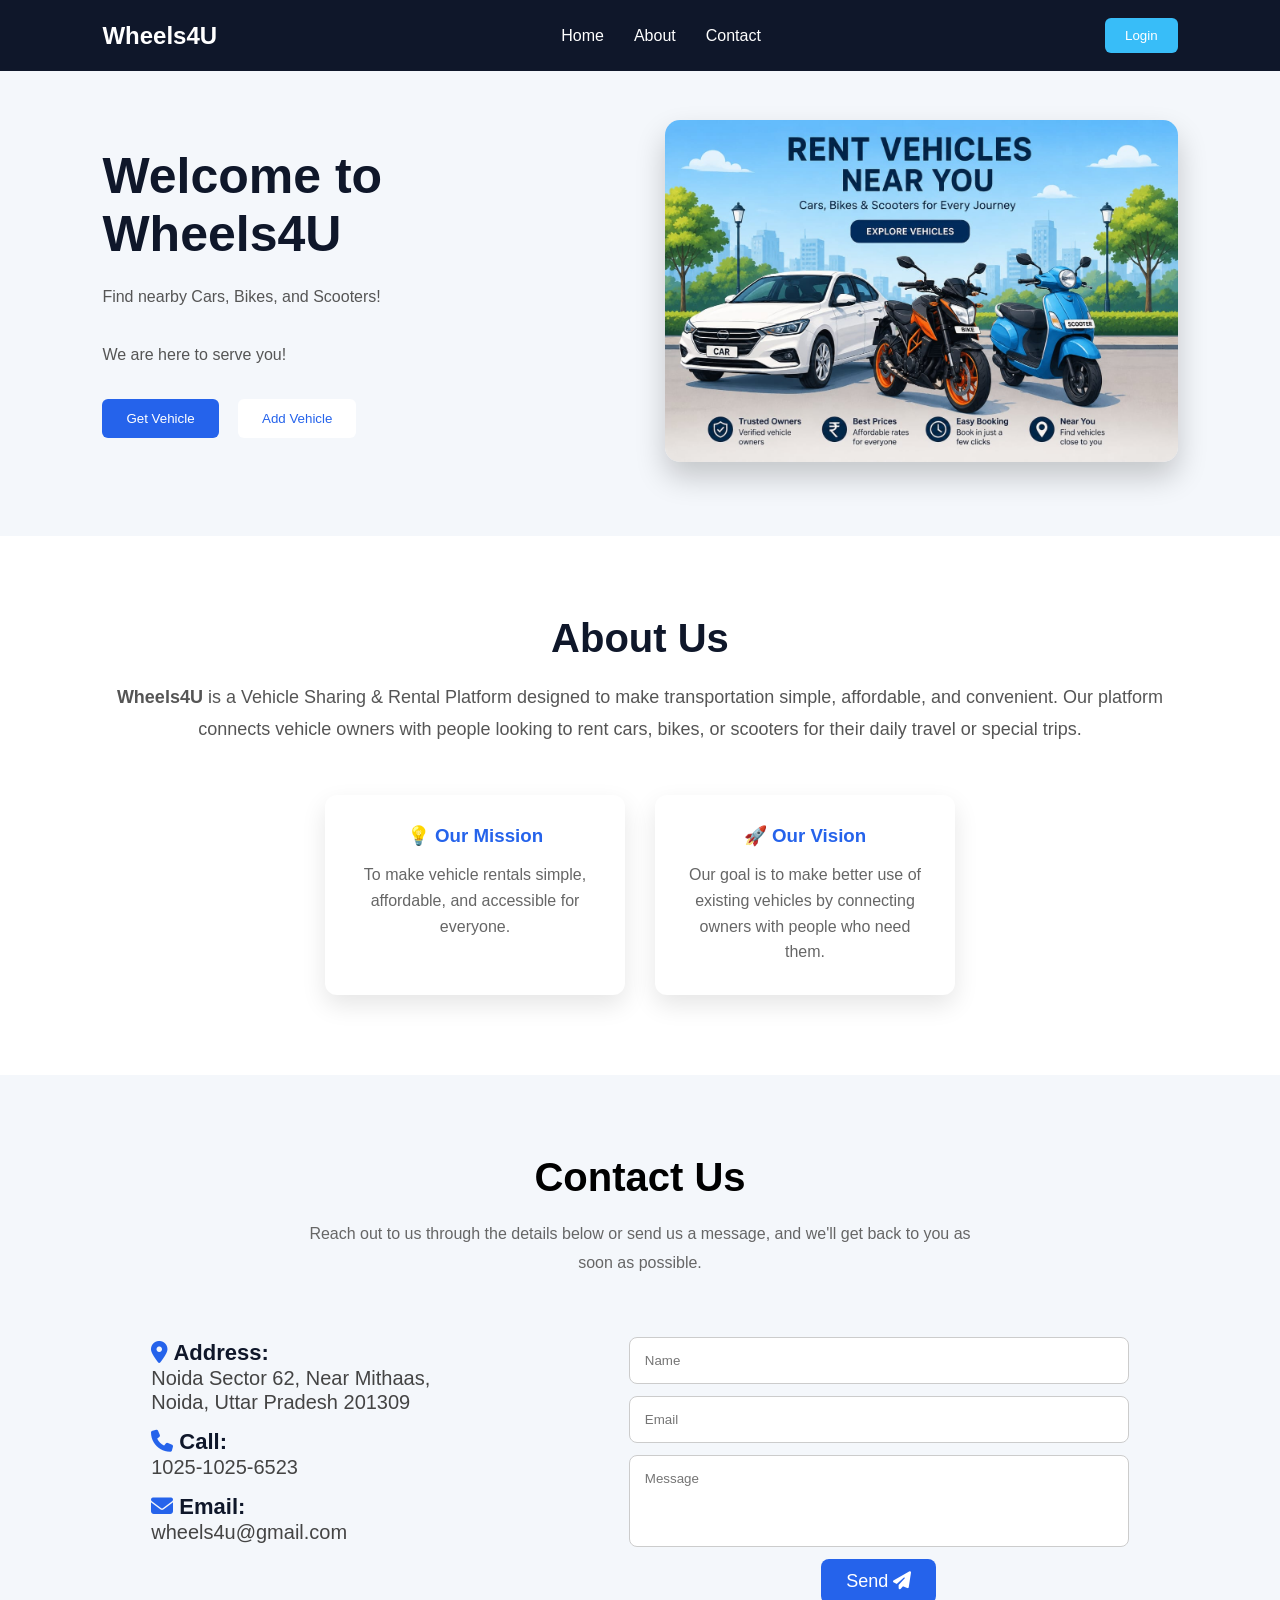
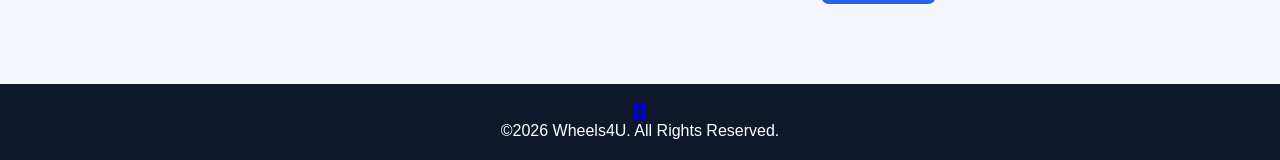
<file: index.html>
<!DOCTYPE html>
<html lang="en">
<head>
    <meta charset="UTF-8">
    <meta name="viewport" content="width=device-width, initial-scale=1.0">
    <title>Wheels4U</title>
    <link rel="stylesheet" href="css/style.css">
    <link rel="stylesheet" href="https://cdnjs.cloudflare.com/ajax/libs/font-awesome/6.5.2/css/all.min.css">
</head>
<body>
<header>
    <nav class="navbar">
        <h2 class="logo">Wheels4U</h2>

        <ul class="nav-links">
            <li><a href="#home">Home</a></li> 
            <li><a href="#about">About</a></li>
            <li><a href="#contact">Contact</a></li>
         </ul>
        
        <button class="btn" id="loginBtn">Login</button>
    </nav>
</header>

<section class="hero" id="home">
    <div class="hero-text">
        <h1>Welcome to Wheels4U</h1>
        <p>Find nearby Cars, Bikes, and Scooters!<br><br>We are here to serve you! 
        </p>
        <div class="buttons">
            <button class="primary" id="getVehicleBtn">Get Vehicle</button>
            <button class="secondary" id="addVehicleBtn">Add Vehicle</button>
        </div>

        </div>
        <div class="hero-image">
            <img src="images/Hero-Section.jpeg" alt="Wheels4U">
    </div>
</section>

<section class="about" id="about">
    <div class="about-container">
        <h2>About Us</h2>

        <p class="about-text">
            <strong>Wheels4U</strong> is a Vehicle Sharing & Rental Platform
            designed to make transportation simple, affordable, and convenient.
            Our platform connects vehicle owners with people looking to rent
            cars, bikes, or scooters for their daily travel or special trips.
        </p>
        <div class="about-cards">

            <div class="about-card">
                <h3>💡 Our Mission</h3>
                <p>To make vehicle rentals simple, affordable, and accessible for everyone.</p>
            </div>

            <div class="about-card">
                <h3>🚀 Our Vision</h3>
                <p>Our goal is to make better use of existing vehicles by connecting owners with people who need them.</p>
            </div>

        </div>


    </div>

</section>

<section class="contact" id="contact">
    <h2>Contact Us</h2>
    <p class="contact-text">
        Reach out to us through the details below or send us a message, and we'll get back to you
        as soon as possible.    
    </p>    
    <div class="contact-container">
        <div class="contact-details">
            <div class="contact-info">
                <h4><i class="fa-solid fa-location-dot"></i> Address:</h4>
                <p>Noida Sector 62, Near Mithaas,<br>Noida, Uttar Pradesh 201309</p>
            </div>
            <div class="contact-info">
                <h4><i class="fa-solid fa-phone"></i> Call:</h4>
                <p>1025-1025-6523</p>
            </div>
            <div class="contact-info">
                <h4><i class="fa-solid fa-envelope"></i> Email:</h4>
                <p>wheels4u@gmail.com</p>
            </div>
        </div>
        <div class="contact-form">
            <form>
                <input type="text" placeholder="Name">
                <input type="email" placeholder="Email">
                <textarea rows="4" placeholder="Message"></textarea>
                <button>Send <i class="fa-solid fa-paper-plane"></i></button>
            </form>
        </div>
    </div>
</section>

<footer>
    <div class="footer-content">
        <div class="social">
            <a href="#"><i class="fa-solid fa-facebook"></i></a>
        </div>

        <p>&copy;2026 Wheels4U. All Rights Reserved.</p>
    </div>    
</footer>
<script src="js/auth.js"></script>
<script src="js/home.js"></script>
</body>
</html>
</file>
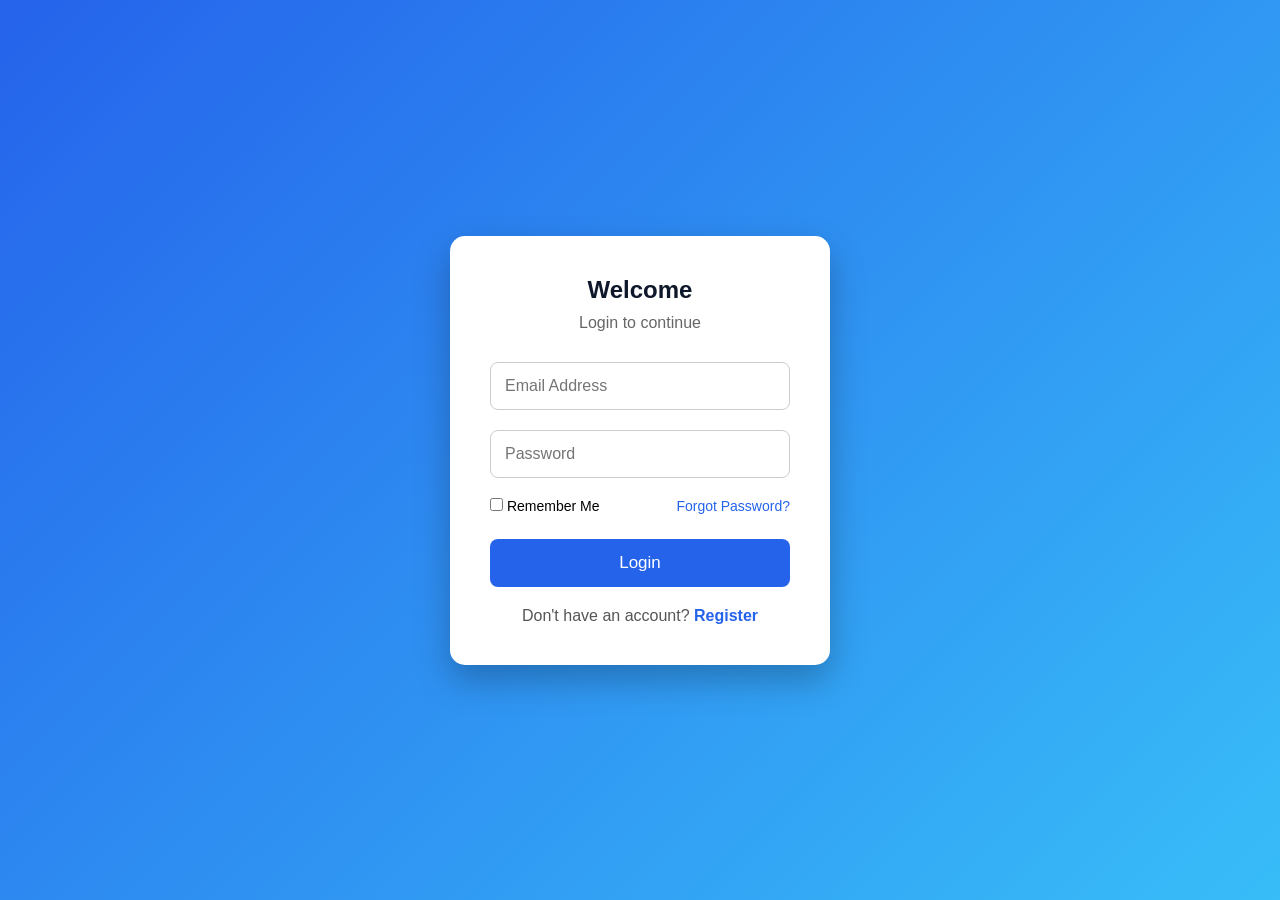
<file: dashboard.html>
<!DOCTYPE html>
<html lang="en">

<head>
    <meta charset="UTF-8">
    <meta name="viewport" content="width=device-width, initial-scale=1.0">

    <title>Dashboard - Wheels4U</title>

    <link rel="stylesheet" href="css/dashboard.css">

    <link rel="stylesheet"
        href="https://cdnjs.cloudflare.com/ajax/libs/font-awesome/6.5.2/css/all.min.css">
</head>

<body>

<header>

    <nav class="navbar">

        <a class="logo" href="index.html">
            Wheels4U
        </a>

        <div class="nav-right">

            <span id="welcomeText" class="welcome-text"></span>

            <button class="btn-logout" id="logoutBtn">
                Logout
            </button>

        </div>

    </nav>

</header>


<main>

    <!-- ================= TABS ================= -->

    <div class="tabs">

        <button class="tab-btn active" data-tab="browse">
            Browse & Rent
        </button>

        <button class="tab-btn" data-tab="add">
            Add Vehicle
        </button>

        <button class="tab-btn" data-tab="myVehicles">
            My Vehicles
        </button>

        <button class="tab-btn" data-tab="myBookings">
            My Bookings
        </button>

        <button class="tab-btn" data-tab="bookingRequests">
            Requests <span id="requestsBadge" class="badge" style="display:none;">0</span>
        </button>

    </div>


    <!-- ================= BROWSE & RENT ================= -->

    <section class="tab-panel active" id="browse">

        <div class="panel-head">

            <h2>Search Vehicles</h2>

            <select id="filterType">

                <option value="all">
                    All Types
                </option>

                <option value="car">
                    Car
                </option>

                <option value="bike">
                    Bike
                </option>

                <option value="scooter">
                    Scooter
                </option>

            </select>

        </div>


        <!-- Search Form -->

        <div class="search-box">

            <!-- Location -->

            <div class="search-field location-field">

                <label>
                    <i class="fa-solid fa-location-dot"></i>
                    Location
                </label>

                <div class="location-input">

                    <input
                        type="text"
                        id="searchLocation"
                        placeholder="Enter area / city">

                    <button
                        type="button"
                        class="btn-current-location"
                        id="useMyLocationBtn">

                        <i class="fa-solid fa-location-crosshairs"></i>

                        Current Location

                    </button>

                </div>

                <small id="locationStatus"></small>

            </div>


            <!-- Pickup Date -->

            <div class="search-field">

                <label>
                    <i class="fa-solid fa-calendar-days"></i>
                    Pickup Date
                </label>

                <input
                    type="date"
                    id="searchFromDate">

            </div>


            <!-- Drop Date -->

            <div class="search-field">

                <label>
                    <i class="fa-solid fa-calendar-days"></i>
                    Drop Date
                </label>

                <input
                    type="date"
                    id="searchToDate">

            </div>


            <!-- Search Button -->

            <button
                type="button"
                class="btn-search"
                id="searchVehiclesBtn">

                <i class="fa-solid fa-magnifying-glass"></i>

                Search Vehicles

            </button>

        </div>


        <!-- Search Result Message -->

        <p id="searchMessage" class="search-message">
            Enter location and dates to search available vehicles.
        </p>


        <!-- Vehicle Results -->

        <div
            class="vehicle-grid"
            id="browseGrid">
        </div>


        <p
            class="empty-msg"
            id="browseEmpty"
            style="display:none;">

            No vehicles available for the selected location and dates.

        </p>

    </section>



    <!-- ================= ADD VEHICLE ================= -->

    <section class="tab-panel" id="add">

        <h2>List Your Vehicle</h2>

        <form
            id="addVehicleForm"
            class="vehicle-form">


            <div class="form-row">

                <div class="input-box">

                    <label>
                        Vehicle Type
                    </label>

                    <select id="vType" required>

                        <option value="" disabled selected>
                            Select type
                        </option>

                        <option value="car">
                            Car
                        </option>

                        <option value="bike">
                            Bike
                        </option>

                        <option value="scooter">
                            Scooter
                        </option>

                    </select>

                </div>


                <div class="input-box">

                    <label>
                        Vehicle Name
                    </label>

                    <input
                        type="text"
                        id="vName"
                        placeholder="e.g. Honda Activa"
                        required>

                </div>

            </div>


            <div class="form-row">

                <div class="input-box">

                    <label>
                        Price per day (₹)
                    </label>

                    <input
                        type="number"
                        id="vPrice"
                        min="1"
                        placeholder="e.g. 500"
                        required>

                </div>


                <div class="input-box">

                    <label>
                        Location
                    </label>

                    <input
                        type="text"
                        id="vLocation"
                        placeholder="e.g. Sector 62, Noida"
                        required>

                </div>

            </div>


            <div class="input-box">

                <label>
                    Image URL (optional)
                </label>

                <input
                    type="url"
                    id="vImage"
                    placeholder="https://...">

            </div>


            <button
                type="button"
                class="btn-locate"
                id="captureLocationBtn">

                <i class="fa-solid fa-location-crosshairs"></i>

                Use My Current Location

            </button>


            <input
                type="hidden"
                id="vLat">

            <input
                type="hidden"
                id="vLng">


            <button type="submit">
                List Vehicle
            </button>

        </form>

    </section>



    <!-- ================= MY VEHICLES ================= -->

    <section class="tab-panel" id="myVehicles">

        <h2>My Listed Vehicles</h2>

        <div
            class="vehicle-grid"
            id="myVehiclesGrid">
        </div>

        <p
            class="empty-msg"
            id="myVehiclesEmpty"
            style="display:none;">

            You haven't listed any vehicle yet.

        </p>

    </section>



    <!-- ================= MY BOOKINGS ================= -->

    <section class="tab-panel" id="myBookings">

        <h2>My Bookings</h2>

        <div
            class="booking-list"
            id="myBookingsList">
        </div>

        <p
            class="empty-msg"
            id="myBookingsEmpty"
            style="display:none;">

            You haven't booked any vehicle yet.

        </p>

    </section>



    <!-- ================= BOOKING REQUESTS (OWNER) ================= -->

    <section class="tab-panel" id="bookingRequests">

        <h2>Incoming Booking Requests</h2>
        <p style="color: #64748b; font-size: 14px; margin-bottom: 20px;">
            Review and accept or reject rental requests submitted for your vehicles.
        </p>

        <div
            class="booking-list"
            id="bookingRequestsList">
        </div>

        <p
            class="empty-msg"
            id="bookingRequestsEmpty"
            style="display:none;">

            No incoming booking requests yet.

        </p>

    </section>

</main>



<!-- ================= BOOKING MODAL ================= -->

<div
    class="modal-overlay"
    id="bookingModal">

    <div class="modal-box">

        <h3>
            Book Vehicle
        </h3>

        <p
            id="modalVehicleName"
            class="modal-vehicle-name">
        </p>


        <div class="input-box">

            <label>
                Pickup Date
            </label>

            <input
                type="date"
                id="fromDate"
                required>

        </div>


        <div class="input-box">

            <label>
                Drop Date
            </label>

            <input
                type="date"
                id="toDate"
                required>

        </div>


        <div class="modal-actions">

            <button
                class="btn-cancel"
                id="modalCancel">

                Cancel

            </button>
            <button
                class="btn-confirm"
                id="modalConfirm">
                Confirm Booking
            </button>
        </div>
    </div>
</div>
<footer>
    <p>&copy;2026 Wheels4U. All Rights Reserved.</p>
</footer>
<script src="js/auth.js"></script>
<script src="js/dashboard.js"></script>
</body>

</html>
</file>
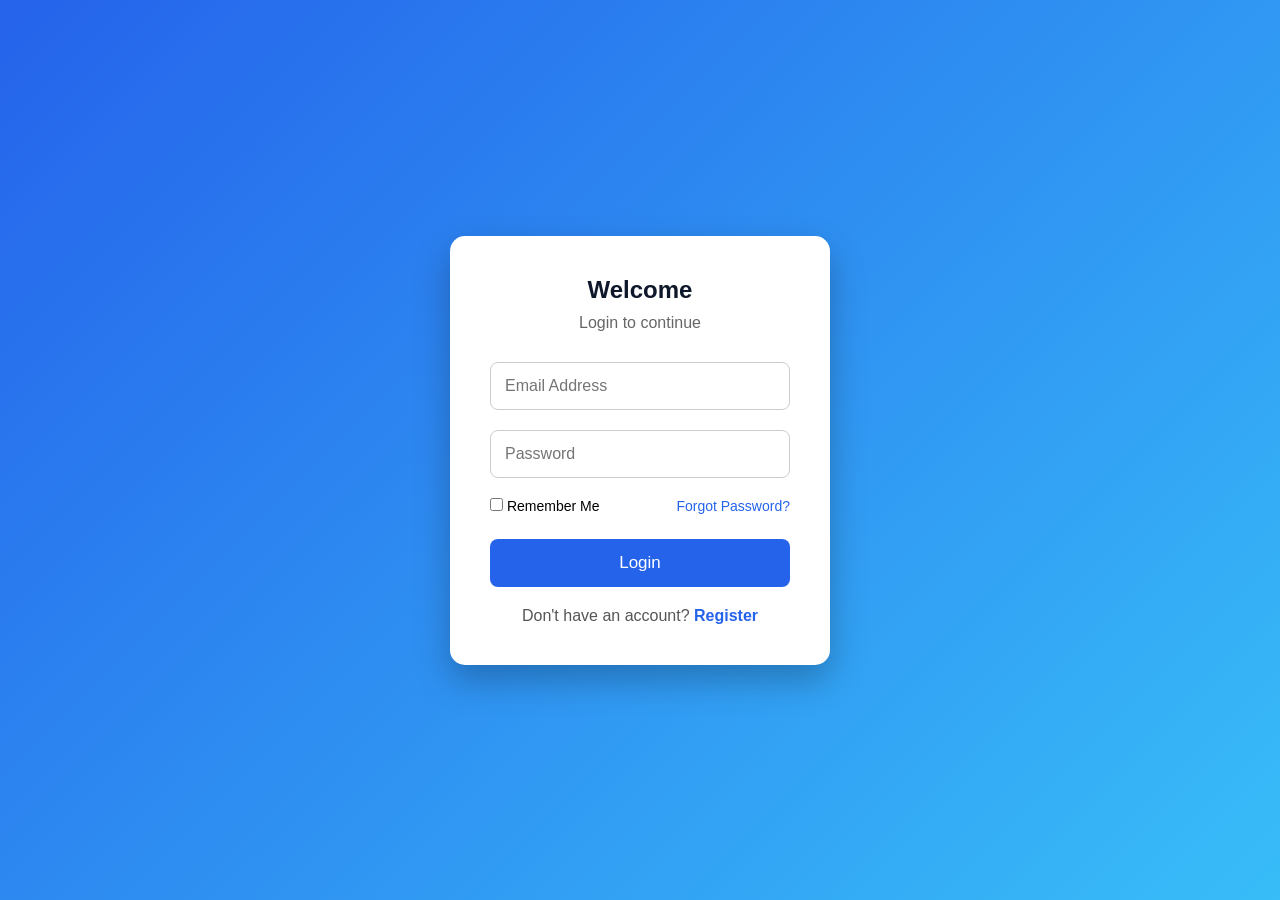
<file: login.html>
<!DOCTYPE html>
<html lang="en">
<head>
    <meta charset="UTF-8">
    <meta name="viewport" content="width=device-width, initial-scale=1.0">
    <title>Login</title>
    <link rel="stylesheet" href="css/login.css">
</head>
<body>
    
<div class="container">

    <div class="login-box">

        <h2>Welcome</h2>
        <p>Login to continue</p>

        <form id="loginForm">

            <div class="input-box">
                <input type="email" id="email" placeholder="Email Address" required>
            </div>

            <div class="input-box">
                <input type="password" id="password" placeholder="Password" required>
            </div>

            <div class="options">
                <label>
                    <input type="checkbox">
                    Remember Me
                </label>

                <a href="#">Forgot Password?</a>
            </div>

            <button type="submit" id="loginBtn">Login</button>

        </form>

        <div class="register">
            Don't have an account?
            <a href="register.html">Register</a>
        </div>

    </div>

</div>
<script src="js/auth.js"></script>
<script src="js/login.js"></script>
</body>
</html>
</file>
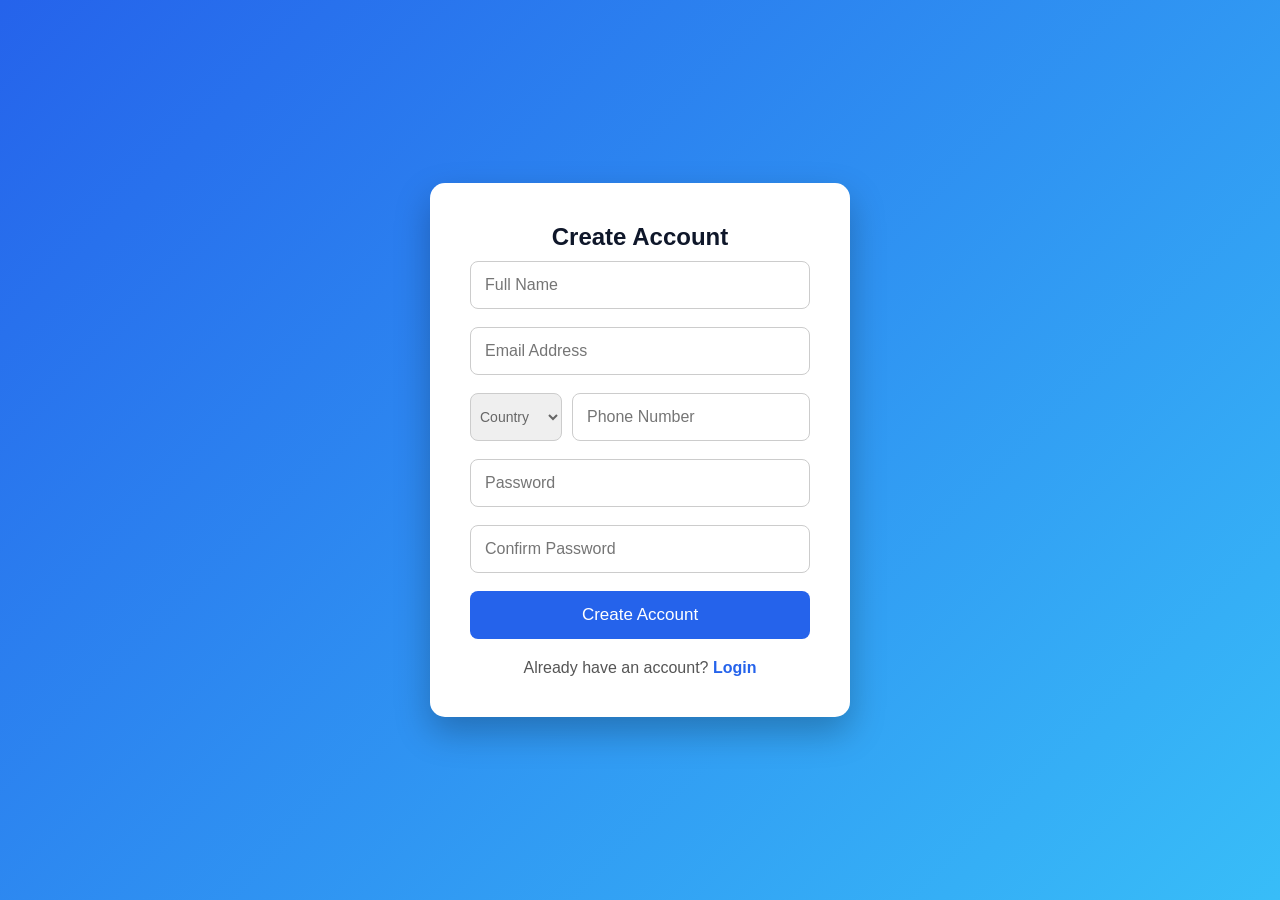
<file: register.html>
<!DOCTYPE html>
<html lang="en">
<head>
    <meta charset="UTF-8">
    <meta name="viewport" content="width=device-width, initial-scale=1.0">
    <title>Register</title>
    <link rel="stylesheet" href="css/register.css">
</head>
<body>

<div class="container">

    <div class="register-box">

        <h2>Create Account</h2>

        <form id="registerForm">

            <div class="input-box">
                <input type="text" id="name" placeholder="Full Name" required>
            </div>

            <div class="input-box">
                <input type="email" id="email" placeholder="Email Address" required>
            </div>

            <div class="input-box phone-box">
                <select id="country">
                    <option value="+91">IN +91</option>
                    <option value="+92">PK +92</option>
                    <option value="+977">NP +977</option>
                    <option value="+94">LK +94</option>
                    <option value="+1">US +1</option>
                    <option value="" selected disabled>Country</option>
                </select>
                <input type="tel"  maxlength="10" id="phone" placeholder="Phone Number" required>
            </div>

            <div class="input-box">
                <input type="password" id="password" placeholder="Password" required>
            </div>

            <div class="input-box">
                <input type="password" id="confirmPassword" placeholder="Confirm Password" required>
            </div>

            <button type="submit">Create Account</button>
        </form>

        <div class="login-link">
            Already have an account?
            <a href="login.html">Login</a>
        </div>

    </div>

</div>
<script src="js/auth.js"></script>
<script src="js/register.js"></script>
</body>
</html>
</file>
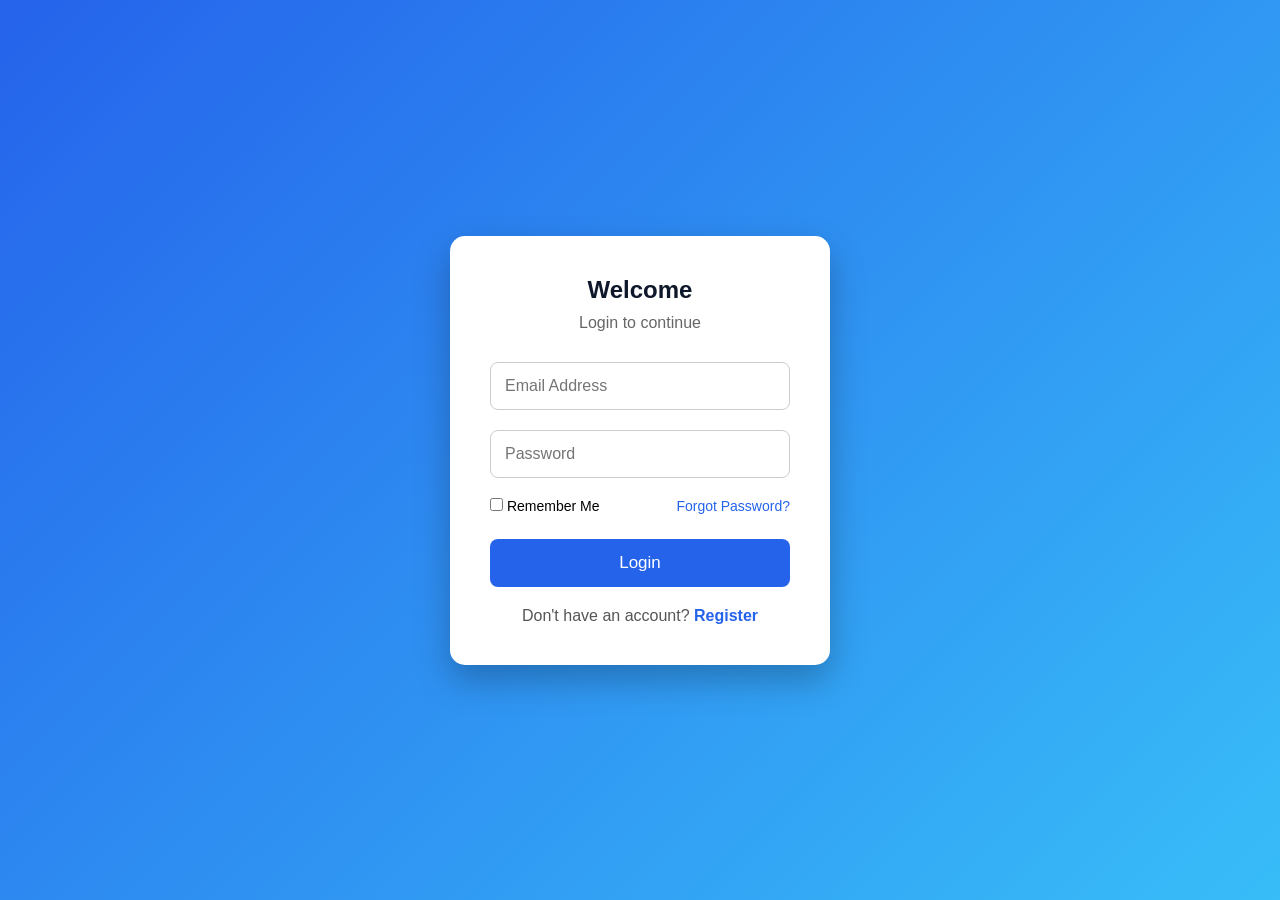
<file: vehicle-listing.html>
<!DOCTYPE html>
<html lang="en">
<head>
    <meta charset="UTF-8">
    <meta name="viewport" content="width=device-width, initial-scale=1.0">
    <title>Get Vehicle - Wheels4U</title>
    <link rel="stylesheet" href="css/vehicle-listing.css">
    <script src="js/auth.js"></script>
    <script>
        window.location.href = (typeof isAuthenticated === "function" && isAuthenticated()) 
            ? "dashboard.html#browse" 
            : "login.html";
    </script>
</head>
<body>
    <p style="text-align: center; padding: 50px; font-family: sans-serif;">Redirecting to vehicles...</p>
</body>
</html>
</file>
<file: css/style.css>
*{
    margin:0;
    padding:0;
    box-sizing:border-box;
    font-family:Arial, Helvetica, sans-serif;
}

html{
    scroll-behavior: smooth;
}

body{
    padding-top: 50px;
    background:#f4f7fb;
}

section{
    scroll-margin-top:80px;
}

/* Navbar */

.navbar{
    display:flex;
    position: fixed;
    top: 0;
    width: 100%;
    z-index: 1000;
    justify-content:space-between;
    align-items:center;
    padding:18px 8%;
    background:#0f172a;
}

.logo{
    color:#fff
}

.nav-links{
    display:flex;
    list-style:none;
    gap:30px;
}

.nav-links a{
    color:white;
    text-decoration:none;
    transition:.3s;
}

.nav-links a:hover{
    color:#38bdf8;
}

.btn{
    padding:10px 20px;
    border:none;
    background:#38bdf8;
    color:white;
    border-radius:6px;
    cursor:pointer;
    transition:.3s;
}

.btn:hover{
    background:#15abeb;
}



/* Hero */

.hero{
    display:flex;
    justify-content:space-between;
    align-items:center;
    padding:70px 8%;
    gap:50px;
}

.hero-text{
    flex:1;
}

.hero-text h1{
    font-size:50px;
    color:#0f172a;
    margin-bottom:20px;
}

.hero-text p{
    color:#555;
    line-height:1.8;
    margin-bottom:30px;
}

.buttons button{
    padding:12px 24px;
    border:none;
    cursor:pointer;
    margin-right:15px;
    border-radius:6px;
}

.primary{
    background:#2563eb;
    color:white;
    transition:.3s;
}

.secondary{
    background:white;
    border:2px solid #2563eb;
    color:#2563eb;
    transition:.3s;
}

.primary:hover,
.secondary:hover{

    transform:translateY(-3px);
    box-shadow:0 10px 20px rgba(37,99,235,.3);

}

.hero-image{
    flex:1;
}

.hero-image img{
    width:100%;
    border-radius:15px;
    box-shadow:0 15px 30px rgba(0,0,0,.2);
    transition: 2s;
}
.hero-image img:hover{
    transform:scale(1.03);
}


/* About US */

.about{
    padding:80px 8%;
    background:#ffffff;
}

.about-container{
    max-width:1100px;
    margin:auto;
    text-align:center;
}

.about h2{
    font-size:40px;
    color:#0f172a;
    margin-bottom:20px;
}

.about-text{
    color:#555;
    line-height:1.8;
    font-size:18px;
    margin-bottom:15px;
}

.about-cards{
    display:flex;
    justify-content:center;
    gap:30px;
    margin-top:50px;
    flex-wrap:wrap;
}

.about-card{
    width:300px;
    background:#fff;
    padding:30px;
    border-radius:12px;
    box-shadow:0 10px 25px rgba(0,0,0,.1);
    transition:.3s;
}

.about-card:hover{
    transform:translateY(-8px);
}

.about-card h3{
    color:#2563eb;
    margin-bottom:15px;
}

.about-card p{
    color:#666;
    line-height:1.6;
}

/* Contact Us*/
.contact{
    padding:80px 8%;
}

.contact h2{
    text-align:center;
    font-size:40px;
}

.contact-text{
    text-align:center;
    max-width:700px;
    margin:20px auto 60px;
    color:#666;
    line-height:1.8;
}

.contact-container{
    display:flex;
    justify-content: space-around;
    align-items: flex-start;
    gap:80px;
    flex-wrap:wrap;
}

.contact-form{
    flex:0 0 500px;
    max-width:500px;
}

.contact-details{
    flex: 0 0 300px;
    max-width: 300px;
    margin-bottom:35px;
}

.contact-info i{
    color:#2563eb;
}

.contact-info h4{
    font-size:22px;
    color:#0f172a;
    margin-top:3px;
}

.contact-info p{
    font-size:20px;
    color:#444;
    line-height:1.2;
    margin-bottom: 15px;
}

.contact-form input,
.contact-form textarea{
    width:100%;
    padding:15px;
    resize: none;
    margin-bottom:12px;
    border:1px solid #ccc;
    border-radius:8px;
}

.contact-form form{
    display: flex;
    flex-direction: column;
}

.contact-form button{
    background:#2563eb;
    color:white;
    border:none;
    padding:12px 25px;
    border-radius:8px;
    cursor:pointer;
    font-size:18px;
    align-self: center;

}

.contact-form button:hover{
    background:#1046da;
}


/* Footer */

footer{
    background:#0f172a;
    color:white;
    text-align:center;
    padding:20px;
}

/* Responsive */

@media(max-width:768px){
.navbar{
    width: 100%;
    flex-direction: row;
    justify-content: space-between;
    align-items: center;
    gap: 0;
    padding: 14px 5%;
}    

.logo{
    font-size: 26px;
}

.nav-links{
    display: none;
}

.navbar .btn{
    padding: 10px 20px;
    font-size: 16px;
}

.hero{
    flex-direction:column;
    text-align:center;
}


.hero-text h1{
    font-size:36px;
}

.hero-image {
        width: 100%;
        max-width: 100%;
    }


.hero-image img {
        display: block;
        width: 100%;
        max-width: 100%;
        height: auto;
        margin: auto;
    }



.contact {
        width: 100%;
        max-width: 100%;
        padding: 55px 6%;
    }

.contact-container {
        flex-direction: column;
        align-items: stretch;
        gap: 30px;
    }

footer {
        width: 100%;
        max-width: 100%;
        padding: 18px 10px;
        font-size: 13px;
    }
}
</file>
<file: css/dashboard.css>
/* =====================================================
   RESET
===================================================== */

* {
    margin: 0;
    padding: 0;
    box-sizing: border-box;
}

body {
    font-family: Arial, Helvetica, sans-serif;
    background: #f5f7fb;
    color: #1e293b;
    min-height: 100vh;
}


/* =====================================================
   NAVBAR
===================================================== */

header {
    width: 100%;
}

.navbar {
    width: 100%;
    min-height: 70px;

    padding: 0 7%;

    background: #0f172a;

    display: flex;
    align-items: center;
    justify-content: space-between;
}

.logo {
    color: #ffffff;
    text-decoration: none;
    font-size: 27px;
    font-weight: 700;
}

.nav-right {
    display: flex;
    align-items: center;
    gap: 20px;
}

.welcome-text {
    color: #ffffff;
    font-size: 15px;
}

.btn-logout {
    padding: 9px 17px;

    border: 1px solid #ef4444;
    border-radius: 7px;

    background: transparent;
    color: #ffffff;

    cursor: pointer;

    transition: 0.25s;
}

.btn-logout:hover {
    background: #ef4444;
}


/* =====================================================
   MAIN
===================================================== */

main {
    width: 90%;
    max-width: 1200px;

    margin: 35px auto 50px;
}


/* =====================================================
   TABS
===================================================== */

.tabs {
    display: flex;
    gap: 8px;

    margin-bottom: 25px;

    border-bottom: 1px solid #e2e8f0;

    overflow-x: auto;
}

.tab-btn {
    padding: 13px 20px;

    border: none;
    border-bottom: 3px solid transparent;

    background: transparent;

    color: #64748b;

    font-size: 15px;
    font-weight: 600;

    cursor: pointer;

    white-space: nowrap;

    transition: 0.25s;
}

.tab-btn:hover {
    color: #2563eb;
}

.tab-btn.active {
    color: #2563eb;
    border-bottom-color: #2563eb;
}

.badge {
    display: inline-block;
    background: #ef4444;
    color: #ffffff;
    font-size: 11px;
    font-weight: 700;
    padding: 2px 7px;
    border-radius: 12px;
    margin-left: 6px;
    vertical-align: middle;
    line-height: 1.2;
}


/* =====================================================
   TAB PANELS
===================================================== */

.tab-panel {
    display: none;
}

.tab-panel.active {
    display: block;
}


/* =====================================================
   PANEL HEAD
===================================================== */

.panel-head {
    display: flex;
    justify-content: space-between;
    align-items: center;

    margin-bottom: 20px;
}

.panel-head h2,
.tab-panel > h2 {
    color: #0f172a;
    font-size: 24px;
}

.panel-head select {
    padding: 10px 14px;

    border: 1px solid #cbd5e1;
    border-radius: 7px;

    background: #ffffff;

    outline: none;

    cursor: pointer;
}


/* =====================================================
   SEARCH BOX
===================================================== */

.search-box {
    background: #ffffff;

    padding: 25px;

    border-radius: 14px;

    box-shadow: 0 8px 25px rgba(15, 23, 42, 0.07);

    margin-bottom: 18px;

    display: grid;

    grid-template-columns: 2fr 1fr 1fr auto;

    gap: 15px;

    align-items: end;
}


/* Search Field */

.search-field {
    display: flex;
    flex-direction: column;

    gap: 7px;
}

.search-field label {
    font-size: 13px;

    font-weight: 600;

    color: #334155;
}

.search-field input {
    width: 100%;

    height: 45px;

    padding: 0 12px;

    border: 1px solid #cbd5e1;

    border-radius: 8px;

    background: #ffffff;

    color: #1e293b;

    outline: none;

    font-size: 14px;

    transition: 0.2s;
}

.search-field input:focus {
    border-color: #2563eb;

    box-shadow: 0 0 0 3px rgba(37, 99, 235, 0.1);
}


/* =====================================================
   LOCATION
===================================================== */

.location-input {
    display: flex;

    gap: 8px;
}

.location-input input {
    flex: 1;

    min-width: 0;
}

.btn-current-location {
    height: 45px;

    padding: 0 13px;

    border: none;

    border-radius: 8px;

    background: #0f172a;

    color: #ffffff;

    cursor: pointer;

    font-size: 13px;

    white-space: nowrap;

    transition: 0.25s;
}

.btn-current-location:hover {
    background: #1e293b;
}

.btn-current-location i {
    margin-right: 5px;
}

#locationStatus {
    min-height: 14px;

    font-size: 12px;
}


/* =====================================================
   SEARCH BUTTON
===================================================== */

.btn-search {
    height: 45px;

    padding: 0 22px;

    border: none;

    border-radius: 8px;

    background: #2563eb;

    color: #ffffff;

    cursor: pointer;

    font-size: 14px;

    font-weight: 600;

    white-space: nowrap;

    transition: 0.25s;
}

.btn-search:hover {
    background: #1d4ed8;

    transform: translateY(-1px);
}

.btn-search i {
    margin-right: 6px;
}


/* =====================================================
   SEARCH MESSAGE
===================================================== */

.search-message {
    color: #64748b;

    font-size: 14px;

    margin: 18px 0;
}


/* =====================================================
   VEHICLE GRID
===================================================== */

.vehicle-grid {
    display: grid;

    grid-template-columns:
        repeat(auto-fill, minmax(280px, 1fr));

    gap: 22px;

    margin-top: 20px;
}


/* =====================================================
   VEHICLE CARD
===================================================== */

.vehicle-card {
    background: #ffffff;

    border-radius: 13px;

    overflow: hidden;

    box-shadow: 0 7px 20px rgba(15, 23, 42, 0.07);

    transition: 0.25s;

    border: 1px solid #eef2f7;
}

.vehicle-card:hover {
    transform: translateY(-5px);

    box-shadow: 0 14px 30px rgba(15, 23, 42, 0.11);
}


/* =====================================================
   VEHICLE IMAGE
===================================================== */

.vehicle-img {
    height: 180px;

    background: #eaf0f8;

    display: flex;

    align-items: center;
    justify-content: center;

    overflow: hidden;
}

.vehicle-img img {
    width: 100%;
    height: 100%;

    object-fit: cover;
}

.vehicle-img i {
    font-size: 60px;

    color: #2563eb;
}


/* =====================================================
   VEHICLE BODY
===================================================== */

.vehicle-body {
    padding: 18px;
}

.vehicle-type-tag {
    display: inline-block;

    padding: 4px 9px;

    border-radius: 20px;

    background: #eff6ff;

    color: #2563eb;

    font-size: 11px;

    font-weight: 700;

    text-transform: uppercase;
}

.vehicle-body h3 {
    margin: 10px 0;

    font-size: 19px;

    color: #0f172a;
}

.location {
    color: #64748b;

    font-size: 13px;

    margin-bottom: 7px;
}

.location i {
    color: #ef4444;

    margin-right: 4px;
}

.distance {
    color: #16a34a;

    font-size: 13px;

    margin-bottom: 10px;
}

.price {
    color: #0f172a;

    font-size: 20px;

    font-weight: 700;
}

.price span {
    color: #64748b;

    font-size: 13px;

    font-weight: 400;
}


/* =====================================================
   VEHICLE ACTIONS
===================================================== */

.vehicle-actions {
    display: flex;

    gap: 8px;

    padding: 0 18px 18px;
}

.vehicle-actions button {
    flex: 1;

    padding: 10px;

    border-radius: 7px;

    cursor: pointer;

    font-size: 13px;

    font-weight: 600;

    transition: 0.2s;
}


/* Book */

.btn-book {
    border: none;

    background: #2563eb;

    color: #ffffff;
}

.btn-book:hover {
    background: #1d4ed8;
}


/* Delete */

.btn-delete {
    border: none;

    background: #fee2e2;

    color: #dc2626;
}

.btn-delete:hover {
    background: #fecaca;
}


/* Mark Available/Unavailable */

.btn-mark {
    border: none;

    background: #f1f5f9;

    color: #334155;
}

.btn-mark:hover {
    background: #e2e8f0;
}


/* =====================================================
   STATUS
===================================================== */

.status-badge {
    display: inline-block;

    padding: 5px 9px;

    border-radius: 20px;

    font-size: 11px;

    font-weight: 700;

    text-transform: capitalize;
}

.status-available {
    background: #dcfce7;

    color: #15803d;
}

.status-unavailable {
    background: #fee2e2;

    color: #dc2626;
}


/* =====================================================
   EMPTY MESSAGE
===================================================== */

.empty-msg {
    text-align: center;

    padding: 45px 20px;

    color: #64748b;

    background: #ffffff;

    border-radius: 12px;

    margin-top: 20px;
}


/* =====================================================
   ADD VEHICLE FORM
===================================================== */

.vehicle-form {
    background: #ffffff;

    padding: 30px;

    margin-top: 20px;

    border-radius: 13px;

    box-shadow: 0 8px 25px rgba(15, 23, 42, 0.06);
}

.form-row {
    display: grid;

    grid-template-columns: 1fr 1fr;

    gap: 20px;
}

.input-box {
    display: flex;

    flex-direction: column;

    gap: 7px;

    margin-bottom: 18px;
}

.input-box label {
    font-size: 13px;

    font-weight: 600;

    color: #334155;
}

.input-box input,
.input-box select {
    height: 45px;

    padding: 0 12px;

    border: 1px solid #cbd5e1;

    border-radius: 8px;

    outline: none;

    background: #ffffff;

    font-size: 14px;
}

.input-box input:focus,
.input-box select:focus {
    border-color: #2563eb;

    box-shadow: 0 0 0 3px rgba(37, 99, 235, 0.1);
}


/* Add Form Buttons */

.vehicle-form > button[type="submit"] {
    width: 100%;

    height: 45px;

    border: none;

    border-radius: 8px;

    background: #2563eb;

    color: #ffffff;

    font-size: 14px;

    font-weight: 600;

    cursor: pointer;

    transition: 0.25s;
}

.vehicle-form > button[type="submit"]:hover {
    background: #1d4ed8;
}

.btn-locate {
    width: 100%;

    height: 43px;

    margin-bottom: 18px;

    border: 1px dashed #2563eb;

    border-radius: 8px;

    background: #eff6ff;

    color: #2563eb;

    cursor: pointer;

    font-weight: 600;
}

.btn-locate:hover {
    background: #dbeafe;
}


/* =====================================================
   BOOKINGS
===================================================== */

.booking-list {
    display: flex;

    flex-direction: column;

    gap: 12px;

    margin-top: 20px;
}

.booking-card {
    background: #ffffff;

    padding: 18px 20px;

    border-radius: 10px;

    box-shadow: 0 5px 15px rgba(15, 23, 42, 0.06);

    display: flex;

    align-items: center;

    gap: 20px;
}

.booking-info {
    flex: 1;
}

.booking-info h4 {
    color: #0f172a;

    font-size: 16px;

    margin-bottom: 6px;
}

.booking-info p {
    color: #64748b;

    font-size: 13px;
}


/* Booking Status */

.booking-status {
    padding: 6px 10px;

    border-radius: 20px;

    font-size: 11px;

    font-weight: 700;

    text-transform: capitalize;
}

.status-confirmed {
    background: #dcfce7;
    color: #15803d;
}

.status-pending {
    background: #fef3c7;
    color: #b45309;
}

.status-rejected {
    background: #fee2e2;
    color: #b91c1c;
}

.status-cancelled {
    background: #f1f5f9;
    color: #64748b;
}

.request-actions {
    display: flex;
    gap: 8px;
    align-items: center;
}

.btn-accept {
    padding: 8px 15px;
    border: none;
    border-radius: 7px;
    background: #16a34a;
    color: #ffffff;
    font-weight: 600;
    font-size: 13px;
    cursor: pointer;
    transition: 0.2s;
    display: inline-flex;
    align-items: center;
    gap: 5px;
}

.btn-accept:hover {
    background: #15803d;
}

.btn-reject {
    padding: 8px 15px;
    border: 1px solid #ef4444;
    border-radius: 7px;
    background: #ffffff;
    color: #dc2626;
    font-weight: 600;
    font-size: 13px;
    cursor: pointer;
    transition: 0.2s;
    display: inline-flex;
    align-items: center;
    gap: 5px;
}

.btn-reject:hover {
    background: #fee2e2;
}

.renter-tag {
    display: inline-flex;
    align-items: center;
    gap: 6px;
    background: #f1f5f9;
    color: #334155;
    padding: 4px 10px;
    border-radius: 6px;
    font-size: 12px;
    margin-top: 6px;
}


/* Cancel Booking */

.btn-cancel-booking {
    padding: 8px 13px;

    border: 1px solid #ef4444;

    border-radius: 7px;

    background: #ffffff;

    color: #dc2626;

    cursor: pointer;
}

.btn-cancel-booking:hover {
    background: #fee2e2;
}


/* =====================================================
   MODAL
===================================================== */

.modal-overlay {
    position: fixed;

    inset: 0;

    background: rgba(15, 23, 42, 0.6);

    display: none;

    align-items: center;

    justify-content: center;

    padding: 20px;

    z-index: 2000;
}

.modal-overlay.active {
    display: flex;
}

.modal-box {
    width: 100%;

    max-width: 430px;

    background: #ffffff;

    border-radius: 13px;

    padding: 28px;

    box-shadow: 0 20px 50px rgba(0, 0, 0, 0.2);
}

.modal-box h3 {
    color: #0f172a;

    font-size: 21px;

    margin-bottom: 8px;
}

.modal-vehicle-name {
    color: #2563eb;

    font-weight: 600;

    margin-bottom: 22px;
}


/* Modal Buttons */

.modal-actions {
    display: flex;

    gap: 10px;

    margin-top: 5px;
}

.modal-actions button {
    flex: 1;

    height: 43px;

    border-radius: 7px;

    cursor: pointer;

    font-weight: 600;
}

.btn-cancel {
    border: 1px solid #cbd5e1;

    background: #ffffff;

    color: #475569;
}

.btn-cancel:hover {
    background: #f1f5f9;
}

.btn-confirm {
    border: none;

    background: #2563eb;

    color: #ffffff;
}

.btn-confirm:hover {
    background: #1d4ed8;
}


/* =====================================================
   FOOTER
===================================================== */

footer {
    text-align: center;

    padding: 25px;

    color: #64748b;

    font-size: 13px;

    border-top: 1px solid #e2e8f0;

    background: #ffffff;
}


/* =====================================================
   RESPONSIVE
===================================================== */

@media (max-width: 1000px) {

    .search-box {
        grid-template-columns: 1fr 1fr;
    }

    .btn-search {
        width: 100%;
    }

}


@media (max-width: 700px) {

    .navbar {
        padding: 15px 5%;

        min-height: auto;

        flex-direction: column;

        gap: 12px;
    }

    .nav-right {
        width: 100%;

        justify-content: center;
    }

    main {
        width: 94%;

        margin-top: 25px;
    }

    .tabs {
        margin-bottom: 20px;
    }

    .search-box {
        grid-template-columns: 1fr;

        padding: 18px;
    }

    .location-input {
        flex-direction: column;
    }

    .btn-current-location {
        width: 100%;
    }

    .form-row {
        grid-template-columns: 1fr;

        gap: 0;
    }

    .vehicle-form {
        padding: 20px;
    }

    .booking-card {
        flex-direction: column;

        align-items: flex-start;
    }

    .booking-status {
        align-self: flex-start;
    }

}


@media (max-width: 450px) {

    .logo {
        font-size: 23px;
    }

    .welcome-text {
        font-size: 13px;
    }

    .vehicle-grid {
        grid-template-columns: 1fr;
    }

    .panel-head {
        align-items: flex-start;

        gap: 10px;

        flex-direction: column;
    }

    .panel-head select {
        width: 100%;
    }

    .modal-box {
        padding: 20px;
    }

}
</file>
<file: css/login.css>
*{
    margin:0;
    padding:0;
    box-sizing:border-box;
    font-family:Arial, Helvetica, sans-serif;
}

body{
    height:100vh;
    display:flex;
    justify-content:center;
    align-items:center;
    background:linear-gradient(135deg,#2563eb,#38bdf8);
}

.container{
    width:100%;
    display:flex;
    justify-content:center;
    align-items:center;
}

.login-box{
    width:380px;
    background:#fff;
    padding:40px;
    border-radius:15px;
    box-shadow:0 15px 35px rgba(0,0,0,.25);
}

.login-box h2{
    text-align:center;
    color:#0f172a;
    margin-bottom:10px;
}

.login-box p{
    text-align:center;
    color:#666;
    margin-bottom:30px;
}

.input-box{
    margin-bottom:20px;
}

.input-box input{
    width:100%;
    padding:14px;
    border:1px solid #ccc;
    border-radius:8px;
    font-size:16px;
    outline:none;
}

.input-box input:focus{
    border-color:#2563eb;
}

.options{
    display:flex;
    justify-content:space-between;
    align-items:center;
    margin-bottom:25px;
    font-size:14px;
}

.options a{
    text-decoration:none;
    color:#2563eb;
}

button{
    width:100%;
    padding:14px;
    background:#2563eb;
    color:white;
    border:none;
    border-radius:8px;
    font-size:17px;
    cursor:pointer;
    transition:.3s;
}

button:hover{
    background:#1d4ed8;
}

.register{
    text-align:center;
    margin-top:20px;
    color:#555;
}

.register a{
    color:#2563eb;
    text-decoration:none;
    font-weight:bold;
}
</file>
<file: css/register.css>
*{
    margin:0;
    padding:0;
    box-sizing:border-box;
    font-family:Arial, Helvetica, sans-serif;
}

body{
    height:100vh;
    display:flex;
    justify-content:center;
    align-items:center;
    background:linear-gradient(135deg,#2563eb,#38bdf8);
}

.container{
    width:100%;
    display:flex;
    justify-content:center;
    align-items:center;
}

.register-box{
    width:420px;
    background:#fff;
    padding:40px;
    border-radius:15px;
    box-shadow:0 15px 35px rgba(0,0,0,.25);
}

.register-box h2{
    text-align:center;
    color:#0f172a;
    margin-bottom:10px;
}

.register-box p{
    text-align:center;
    color:#666;
    margin-bottom:30px;
}

.input-box{
    margin-bottom:18px;
}


.input-box input{
    width:100%;
    padding:14px;
    border:1px solid #ccc;
    border-radius:8px;
    font-size:16px;
    outline:none;
    transition:0.3s;
}

.phone-box select{
    color: #666;
    padding: 10px 10px 10px 5px;
    border:1px solid #ccc;
    border-radius:8px;
    outline:none;
    font-size: 14px;
}

.input-box input:focus,
.phone-box select:focus{
    border-color:#2563eb;
    box-shadow:0 0 5px rgba(37,99,235,.4);
}

.phone-box{
    display: flex;
    gap: 10px;
}

button{
    width:100%;
    padding:14px;
    background:#2563eb;
    color:#fff;
    border:none;
    border-radius:8px;
    font-size:17px;
    cursor:pointer;
    transition:0.3s;
}

button:hover{
    background:#1d4ed8;
}

.login-link{
    text-align:center;
    margin-top:20px;
    color:#555;
}

.login-link a{
    text-decoration:none;
    color:#2563eb;
    font-weight:bold;
}

@media(max-width:480px){

.register-box{
    width:90%;
    padding:30px 20px;
}

}
</file>
<file: css/vehicle-listing.css>
*{
    margin:0;
    padding:0;
    box-sizing:border-box;
    font-family:Arial, Helvetica, sans-serif;
}

body{
    padding-top: 50px;
    background:#f4f7fb;
}
</file>
